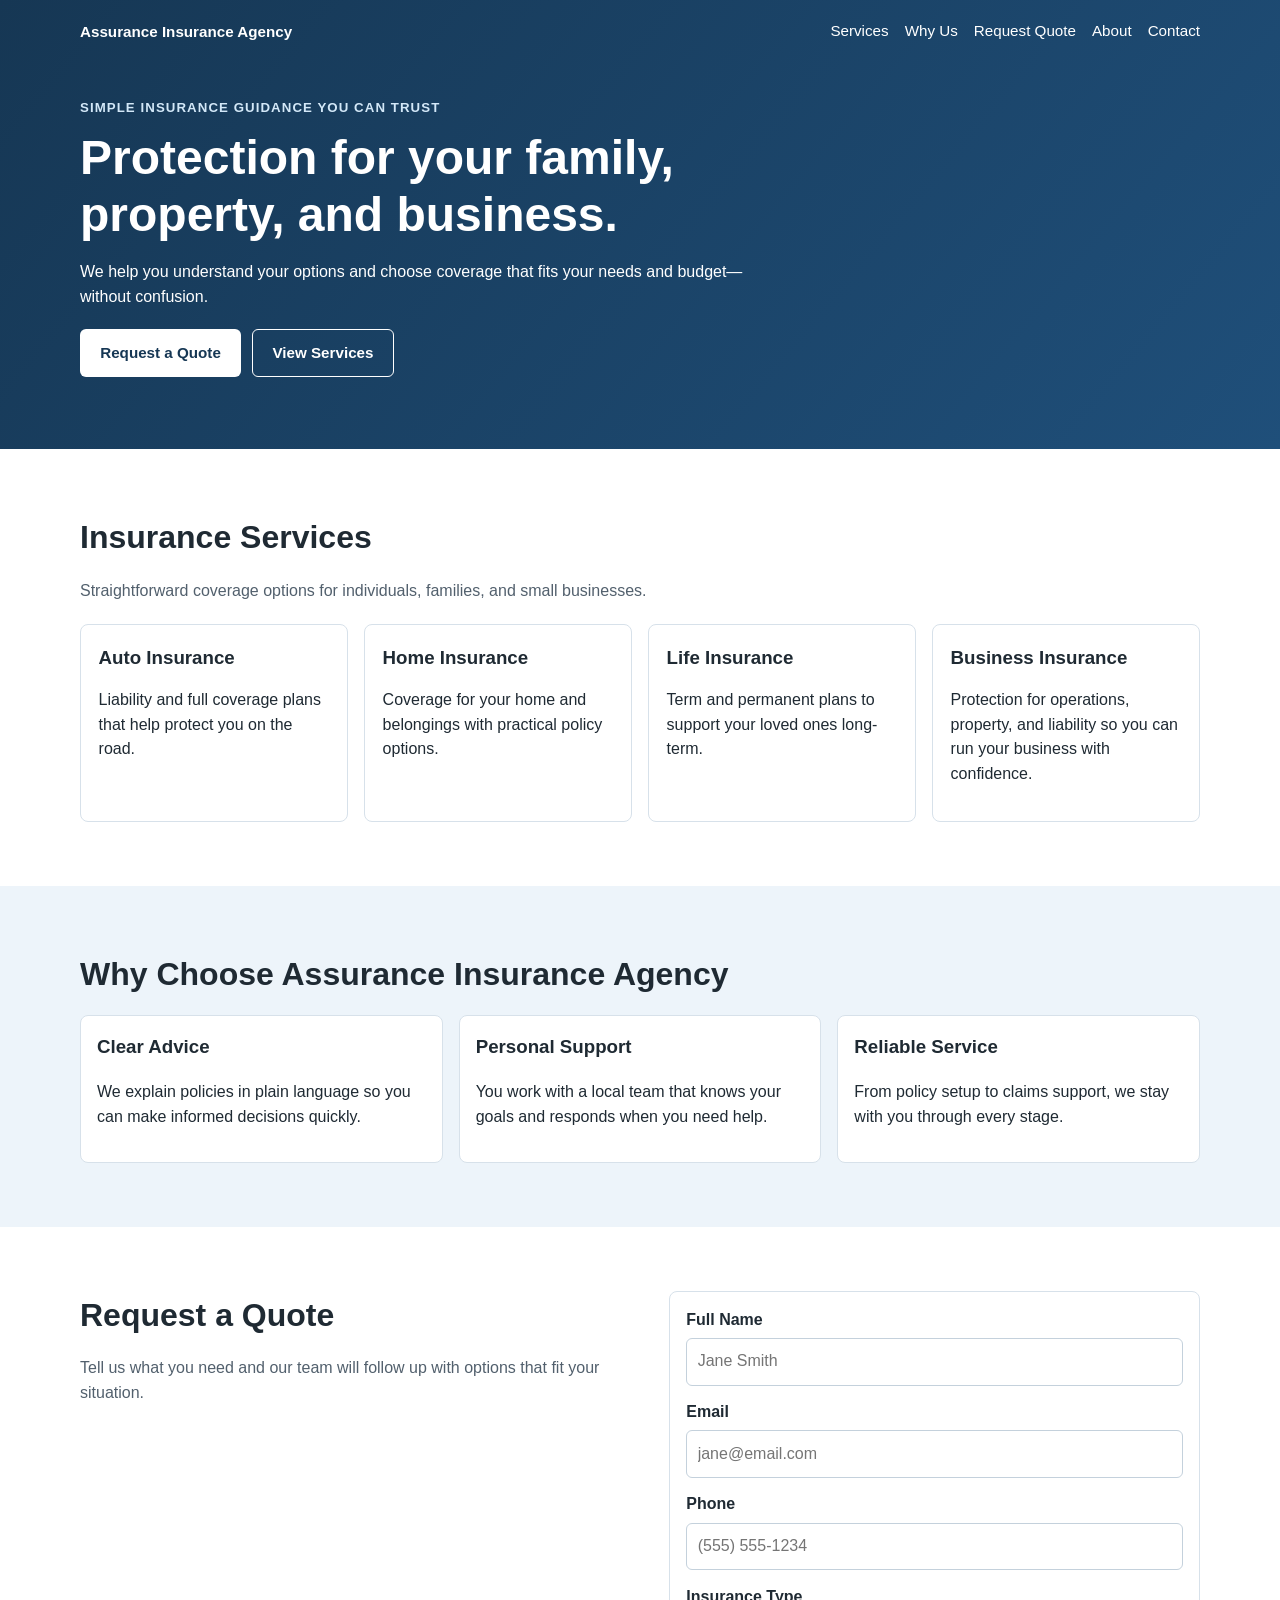
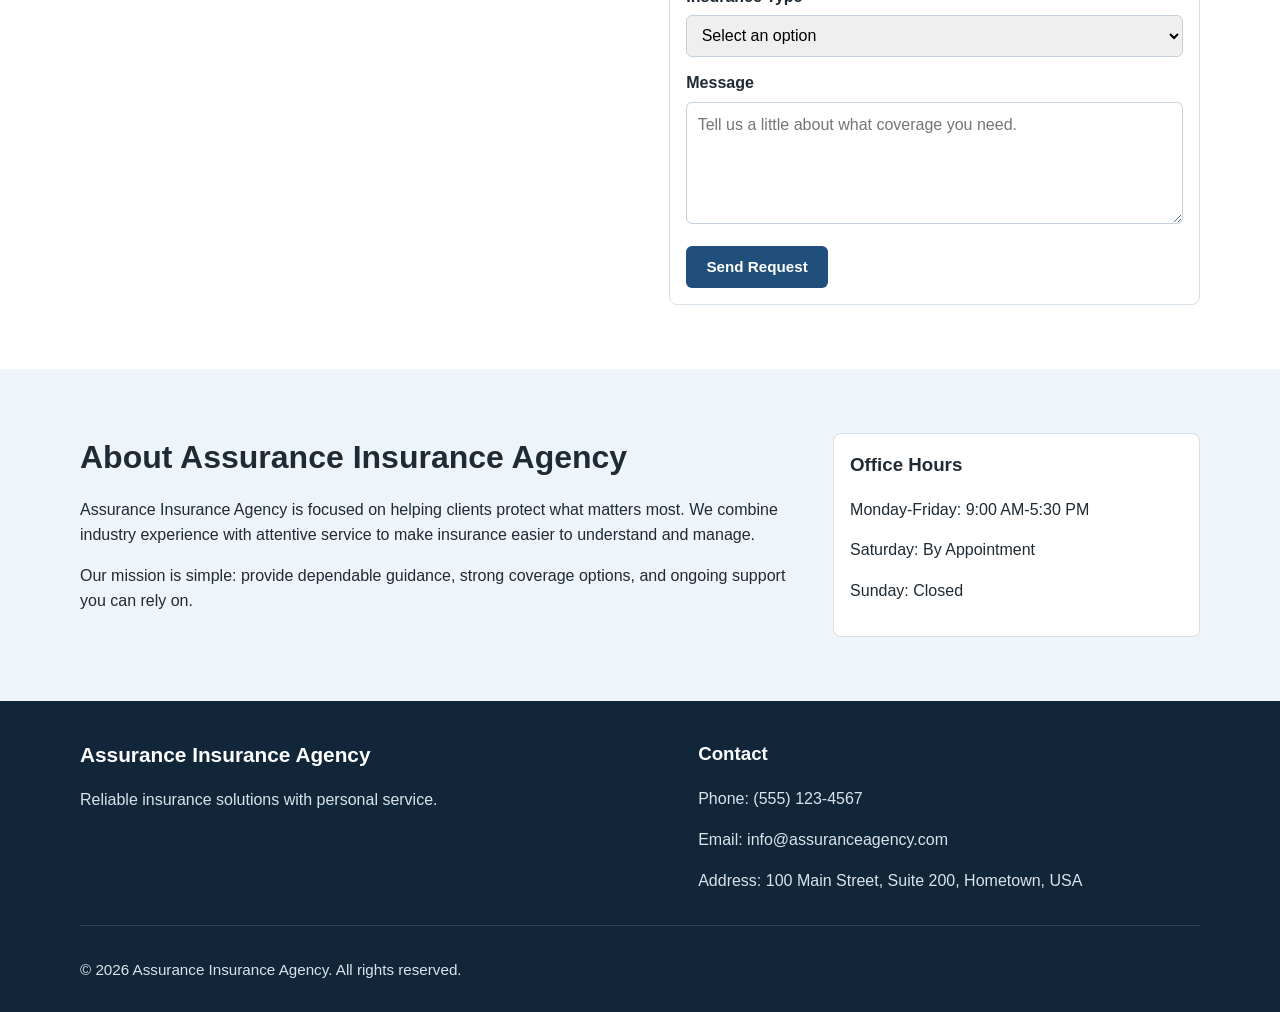
<file: index.html>
<!DOCTYPE html>
<html lang="en">
  <head>
    <meta charset="UTF-8" />
    <meta name="viewport" content="width=device-width, initial-scale=1.0" />
    <meta
      name="description"
      content="Assurance Insurance Agency provides clear, dependable personal and business insurance coverage with local support."
    />
    <title>Assurance Insurance Agency</title>
    <link rel="stylesheet" href="styles.css" />
  </head>
  <body>
    <a class="skip-link" href="#main-content">Skip to main content</a>

    <header class="hero" id="home">
      <div class="container">
        <nav class="nav" aria-label="Primary navigation">
          <a class="logo" href="#home">Assurance Insurance Agency</a>
          <ul>
            <li><a href="#services">Services</a></li>
            <li><a href="#why-us">Why Us</a></li>
            <li><a href="#request-quote">Request Quote</a></li>
            <li><a href="#about">About</a></li>
            <li><a href="#contact">Contact</a></li>
          </ul>
        </nav>

        <div class="hero-content">
          <p class="eyebrow">Simple Insurance Guidance You Can Trust</p>
          <h1>Protection for your family, property, and business.</h1>
          <p>
            We help you understand your options and choose coverage that fits your
            needs and budget—without confusion.
          </p>
          <div class="hero-actions">
            <a class="btn btn-light" href="#request-quote">Request a Quote</a>
            <a class="btn btn-outline" href="#services">View Services</a>
          </div>
        </div>
      </div>
    </header>

    <main id="main-content">
      <section class="section" id="services" aria-labelledby="services-heading">
        <div class="container">
          <h2 id="services-heading">Insurance Services</h2>
          <p class="section-intro">
            Straightforward coverage options for individuals, families, and small
            businesses.
          </p>
          <div class="cards">
            <article class="card">
              <h3>Auto Insurance</h3>
              <p>
                Liability and full coverage plans that help protect you on the
                road.
              </p>
            </article>
            <article class="card">
              <h3>Home Insurance</h3>
              <p>
                Coverage for your home and belongings with practical policy
                options.
              </p>
            </article>
            <article class="card">
              <h3>Life Insurance</h3>
              <p>
                Term and permanent plans to support your loved ones long-term.
              </p>
            </article>
            <article class="card">
              <h3>Business Insurance</h3>
              <p>
                Protection for operations, property, and liability so you can run
                your business with confidence.
              </p>
            </article>
          </div>
        </div>
      </section>

      <section class="section section-alt" id="why-us" aria-labelledby="why-us-heading">
        <div class="container">
          <h2 id="why-us-heading">Why Choose Assurance Insurance Agency</h2>
          <div class="reasons">
            <article>
              <h3>Clear Advice</h3>
              <p>
                We explain policies in plain language so you can make informed
                decisions quickly.
              </p>
            </article>
            <article>
              <h3>Personal Support</h3>
              <p>
                You work with a local team that knows your goals and responds
                when you need help.
              </p>
            </article>
            <article>
              <h3>Reliable Service</h3>
              <p>
                From policy setup to claims support, we stay with you through
                every stage.
              </p>
            </article>
          </div>
        </div>
      </section>

      <section
        class="section"
        id="request-quote"
        aria-labelledby="request-quote-heading"
      >
        <div class="container quote-wrap">
          <div>
            <h2 id="request-quote-heading">Request a Quote</h2>
            <p class="section-intro">
              Tell us what you need and our team will follow up with options that
              fit your situation.
            </p>
          </div>
          <form class="quote-form" action="#" method="get">
            <label for="name">Full Name</label>
            <input
              id="name"
              name="name"
              type="text"
              autocomplete="name"
              placeholder="Jane Smith"
              required
            />

            <label for="email">Email</label>
            <input
              id="email"
              name="email"
              type="email"
              autocomplete="email"
              placeholder="jane@email.com"
              required
            />

            <label for="phone">Phone</label>
            <input
              id="phone"
              name="phone"
              type="tel"
              autocomplete="tel"
              placeholder="(555) 555-1234"
            />

            <label for="insurance-type">Insurance Type</label>
            <select id="insurance-type" name="insurance-type" required>
              <option value="">Select an option</option>
              <option value="auto">Auto</option>
              <option value="home">Home</option>
              <option value="life">Life</option>
              <option value="business">Business</option>
            </select>

            <label for="message">Message</label>
            <textarea
              id="message"
              name="message"
              rows="4"
              placeholder="Tell us a little about what coverage you need."
            ></textarea>

            <button class="btn btn-primary" type="submit">Send Request</button>
          </form>
        </div>
      </section>

      <section class="section section-alt" id="about" aria-labelledby="about-heading">
        <div class="container about-grid">
          <div>
            <h2 id="about-heading">About Assurance Insurance Agency</h2>
            <p>
              Assurance Insurance Agency is focused on helping clients protect
              what matters most. We combine industry experience with attentive
              service to make insurance easier to understand and manage.
            </p>
            <p>
              Our mission is simple: provide dependable guidance, strong coverage
              options, and ongoing support you can rely on.
            </p>
          </div>
          <aside class="about-panel" aria-label="Office hours">
            <h3>Office Hours</h3>
            <p>Monday-Friday: 9:00 AM-5:30 PM</p>
            <p>Saturday: By Appointment</p>
            <p>Sunday: Closed</p>
          </aside>
        </div>
      </section>
    </main>

    <footer id="contact">
      <div class="container footer-grid">
        <div>
          <h2 class="footer-title">Assurance Insurance Agency</h2>
          <p>Reliable insurance solutions with personal service.</p>
        </div>
        <div>
          <h3>Contact</h3>
          <p>Phone: (555) 123-4567</p>
          <p>Email: info@assuranceagency.com</p>
          <p>Address: 100 Main Street, Suite 200, Hometown, USA</p>
        </div>
      </div>
      <div class="container footer-bottom">
        <p>© <span id="year"></span> Assurance Insurance Agency. All rights reserved.</p>
      </div>
    </footer>

    <script>
      document.getElementById("year").textContent = new Date().getFullYear();
    </script>
  </body>
</html>
</file>
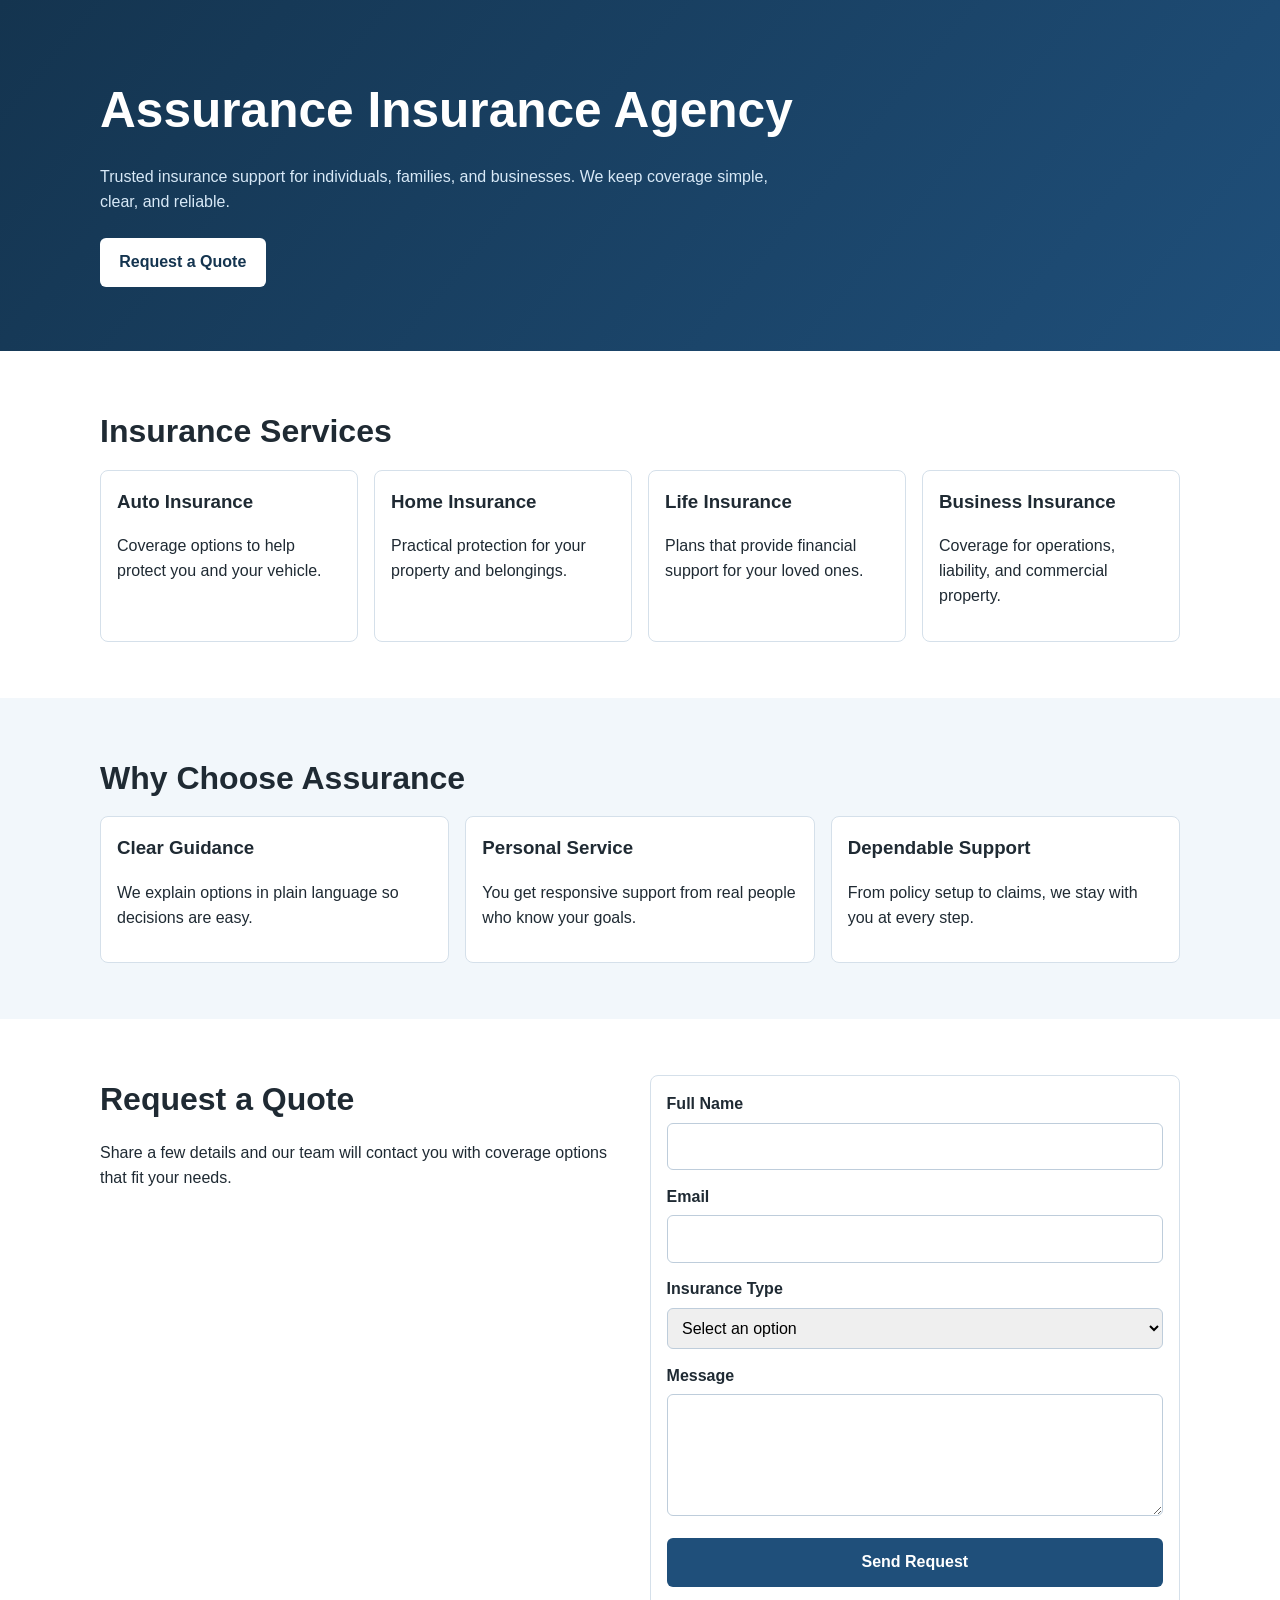
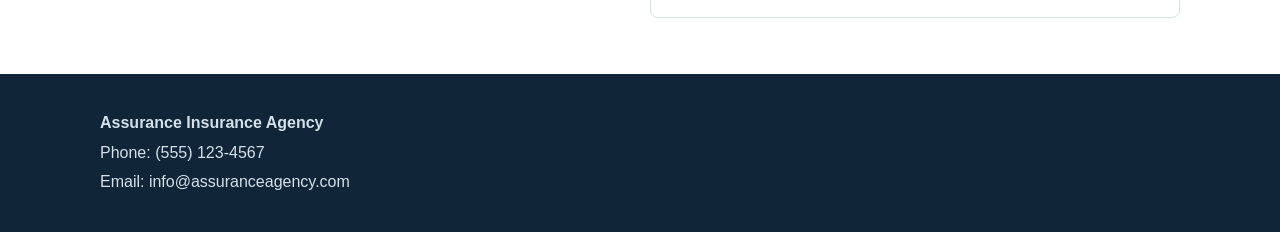
<file: assurance-insurance.html>
<!DOCTYPE html>
<html lang="en">
  <head>
    <meta charset="UTF-8" />
    <meta name="viewport" content="width=device-width, initial-scale=1.0" />
    <meta
      name="description"
      content="Assurance Insurance Agency provides clear, dependable insurance services for families and businesses."
    />
    <title>Assurance Insurance Agency</title>
    <style>
      :root {
        --primary: #1f4f7a;
        --primary-dark: #14344f;
        --surface: #ffffff;
        --surface-soft: #f2f7fb;
        --text: #1f2a33;
        --muted: #556574;
        --border: #d5e0ea;
      }

      * {
        box-sizing: border-box;
      }

      body {
        margin: 0;
        font-family: Arial, Helvetica, sans-serif;
        color: var(--text);
        background: var(--surface);
        line-height: 1.55;
      }

      .container {
        width: min(1080px, 92%);
        margin: 0 auto;
      }

      header {
        background: linear-gradient(130deg, var(--primary-dark), var(--primary));
        color: #fff;
        padding: 4.5rem 0 4rem;
      }

      h1 {
        margin: 0;
        font-size: clamp(2rem, 4.5vw, 3.1rem);
      }

      .lead {
        max-width: 700px;
        margin: 1rem 0 1.5rem;
        color: #d8e9f7;
      }

      .btn {
        display: inline-block;
        text-decoration: none;
        padding: 0.75rem 1.2rem;
        border-radius: 6px;
        font-weight: 700;
      }

      .btn-primary {
        background: #fff;
        color: var(--primary-dark);
      }

      section {
        padding: 3.5rem 0;
      }

      .alt {
        background: var(--surface-soft);
      }

      h2 {
        margin: 0 0 0.8rem;
        font-size: clamp(1.45rem, 3vw, 2rem);
      }

      .grid {
        display: grid;
        gap: 1rem;
      }

      .cards {
        grid-template-columns: repeat(auto-fit, minmax(220px, 1fr));
      }

      .card {
        border: 1px solid var(--border);
        background: #fff;
        border-radius: 8px;
        padding: 1rem;
      }

      .card h3 {
        margin-top: 0;
      }

      .quote {
        display: grid;
        grid-template-columns: 1fr 1fr;
        gap: 1.2rem;
      }

      form {
        border: 1px solid var(--border);
        border-radius: 8px;
        padding: 1rem;
        background: #fff;
      }

      label {
        font-weight: 700;
        display: block;
        margin-bottom: 0.35rem;
      }

      input,
      textarea,
      select,
      button {
        width: 100%;
        font: inherit;
        margin-bottom: 0.9rem;
      }

      input,
      textarea,
      select {
        padding: 0.65rem;
        border: 1px solid #becddb;
        border-radius: 6px;
      }

      button {
        border: none;
        padding: 0.75rem;
        border-radius: 6px;
        background: var(--primary);
        color: #fff;
        font-weight: 700;
        cursor: pointer;
      }

      footer {
        background: #102638;
        color: #d4e0ea;
        padding: 2rem 0;
      }

      footer p {
        margin: 0.3rem 0;
      }

      @media (max-width: 820px) {
        .quote {
          grid-template-columns: 1fr;
        }
      }
    </style>
  </head>
  <body>
    <header>
      <div class="container">
        <h1>Assurance Insurance Agency</h1>
        <p class="lead">
          Trusted insurance support for individuals, families, and businesses.
          We keep coverage simple, clear, and reliable.
        </p>
        <a class="btn btn-primary" href="#quote">Request a Quote</a>
      </div>
    </header>

    <main>
      <section>
        <div class="container">
          <h2>Insurance Services</h2>
          <div class="grid cards">
            <article class="card">
              <h3>Auto Insurance</h3>
              <p>Coverage options to help protect you and your vehicle.</p>
            </article>
            <article class="card">
              <h3>Home Insurance</h3>
              <p>Practical protection for your property and belongings.</p>
            </article>
            <article class="card">
              <h3>Life Insurance</h3>
              <p>Plans that provide financial support for your loved ones.</p>
            </article>
            <article class="card">
              <h3>Business Insurance</h3>
              <p>Coverage for operations, liability, and commercial property.</p>
            </article>
          </div>
        </div>
      </section>

      <section class="alt">
        <div class="container">
          <h2>Why Choose Assurance</h2>
          <div class="grid cards">
            <article class="card">
              <h3>Clear Guidance</h3>
              <p>We explain options in plain language so decisions are easy.</p>
            </article>
            <article class="card">
              <h3>Personal Service</h3>
              <p>You get responsive support from real people who know your goals.</p>
            </article>
            <article class="card">
              <h3>Dependable Support</h3>
              <p>From policy setup to claims, we stay with you at every step.</p>
            </article>
          </div>
        </div>
      </section>

      <section id="quote">
        <div class="container quote">
          <div>
            <h2>Request a Quote</h2>
            <p>
              Share a few details and our team will contact you with coverage
              options that fit your needs.
            </p>
          </div>
          <form action="#" method="get">
            <label for="name">Full Name</label>
            <input id="name" name="name" type="text" required />

            <label for="email">Email</label>
            <input id="email" name="email" type="email" required />

            <label for="type">Insurance Type</label>
            <select id="type" name="type" required>
              <option value="">Select an option</option>
              <option value="auto">Auto</option>
              <option value="home">Home</option>
              <option value="life">Life</option>
              <option value="business">Business</option>
            </select>

            <label for="message">Message</label>
            <textarea id="message" name="message" rows="4"></textarea>

            <button type="submit">Send Request</button>
          </form>
        </div>
      </section>
    </main>

    <footer>
      <div class="container">
        <p><strong>Assurance Insurance Agency</strong></p>
        <p>Phone: (555) 123-4567</p>
        <p>Email: info@assuranceagency.com</p>
      </div>
    </footer>
  </body>
</html>
</file>
<file: styles.css>
:root {
  --primary: #1f4f7a;
  --primary-dark: #163754;
  --primary-soft: #edf4fa;
  --text: #1f2a33;
  --muted: #52606d;
  --border: #d7e1ea;
  --surface: #ffffff;
  --focus: #f5b700;
}

* {
  box-sizing: border-box;
}

html {
  scroll-behavior: smooth;
}

body {
  margin: 0;
  font-family: Arial, Helvetica, sans-serif;
  color: var(--text);
  background: var(--surface);
  line-height: 1.55;
}

.container {
  width: min(1120px, 92%);
  margin: 0 auto;
}

.skip-link {
  position: absolute;
  left: -999px;
  top: auto;
  background: #fff;
  color: var(--primary-dark);
  padding: 0.55rem 0.75rem;
  border-radius: 6px;
  z-index: 1000;
}

.skip-link:focus {
  left: 1rem;
  top: 1rem;
}

.hero {
  background: linear-gradient(130deg, var(--primary-dark), var(--primary));
  color: #fff;
  padding: 1.2rem 0 4.5rem;
}

.nav {
  display: flex;
  align-items: center;
  justify-content: space-between;
  gap: 1rem;
}

.logo {
  color: #fff;
  text-decoration: none;
  font-size: 1.06rem;
  font-weight: 700;
}

.nav ul {
  display: flex;
  list-style: none;
  margin: 0;
  padding: 0;
  gap: 1rem;
}

.nav a {
  color: #fff;
  text-decoration: none;
  font-size: 0.95rem;
}

.hero-content {
  margin-top: 3.4rem;
  max-width: 700px;
}

.eyebrow {
  margin: 0;
  text-transform: uppercase;
  letter-spacing: 0.08em;
  font-size: 0.83rem;
  color: #d3e8f8;
  font-weight: 700;
}

h1 {
  margin: 0.6rem 0 1rem;
  line-height: 1.2;
  font-size: clamp(2rem, 4.2vw, 3rem);
}

h2 {
  margin-top: 0;
  margin-bottom: 0.7rem;
  font-size: clamp(1.5rem, 3vw, 2rem);
}

.hero-actions {
  display: flex;
  gap: 0.7rem;
  flex-wrap: wrap;
  margin-top: 1.2rem;
}

.btn {
  display: inline-block;
  border-radius: 6px;
  padding: 0.72rem 1.2rem;
  border: 1px solid transparent;
  text-decoration: none;
  cursor: pointer;
  font-size: 0.95rem;
  font-weight: 700;
}

.btn-light {
  background: #fff;
  color: var(--primary-dark);
}

.btn-outline {
  border-color: #ffffff;
  color: #ffffff;
}

.btn-primary {
  background: var(--primary);
  color: #fff;
}

.section {
  padding: 4rem 0;
}

.section-alt {
  background: var(--primary-soft);
}

.section-intro {
  color: var(--muted);
  max-width: 760px;
}

.cards {
  display: grid;
  grid-template-columns: repeat(auto-fit, minmax(220px, 1fr));
  gap: 1rem;
  margin-top: 1.3rem;
}

.card {
  background: #fff;
  border: 1px solid var(--border);
  border-radius: 8px;
  padding: 1.1rem;
}

.card h3 {
  margin-top: 0;
  margin-bottom: 0.45rem;
}

.reasons {
  display: grid;
  grid-template-columns: repeat(auto-fit, minmax(240px, 1fr));
  gap: 1rem;
  margin-top: 1rem;
}

.reasons article {
  background: #fff;
  border: 1px solid var(--border);
  border-radius: 8px;
  padding: 1rem;
}

.reasons h3 {
  margin-top: 0;
}

.quote-wrap {
  display: grid;
  grid-template-columns: 1.05fr 1fr;
  gap: 2rem;
  align-items: start;
}

.quote-form {
  background: #fff;
  border: 1px solid var(--border);
  border-radius: 8px;
  padding: 1rem;
}

.quote-form label {
  display: block;
  font-weight: 700;
  margin-bottom: 0.35rem;
}

.quote-form input,
.quote-form select,
.quote-form textarea {
  width: 100%;
  padding: 0.65rem;
  border: 1px solid #c4d1dc;
  border-radius: 6px;
  margin-bottom: 0.9rem;
  font: inherit;
}

.about-grid {
  display: grid;
  grid-template-columns: 2fr 1fr;
  gap: 1.2rem;
  align-items: start;
}

.about-panel {
  border: 1px solid var(--border);
  border-radius: 8px;
  background: #fff;
  padding: 1rem;
}

.about-panel h3 {
  margin-top: 0;
}

footer {
  background: #112739;
  color: #d9e3ec;
  padding: 2.4rem 0 1rem;
}

.footer-title {
  color: #fff;
  font-size: 1.3rem;
}

footer h3 {
  margin-top: 0;
  color: #fff;
}

.footer-grid {
  display: grid;
  grid-template-columns: 1.2fr 1fr;
  gap: 1rem;
}

.footer-bottom {
  border-top: 1px solid #2f4455;
  margin-top: 1rem;
  padding-top: 1rem;
  font-size: 0.95rem;
}

a:focus-visible,
button:focus-visible,
input:focus-visible,
select:focus-visible,
textarea:focus-visible {
  outline: 3px solid var(--focus);
  outline-offset: 2px;
}

@media (max-width: 860px) {
  .quote-wrap,
  .about-grid,
  .footer-grid {
    grid-template-columns: 1fr;
  }
}

@media (max-width: 760px) {
  .hero {
    padding-bottom: 3.3rem;
  }

  .nav {
    flex-direction: column;
    align-items: flex-start;
  }

  .nav ul {
    flex-wrap: wrap;
  }

  .hero-content {
    margin-top: 2.2rem;
  }
}
</file>
